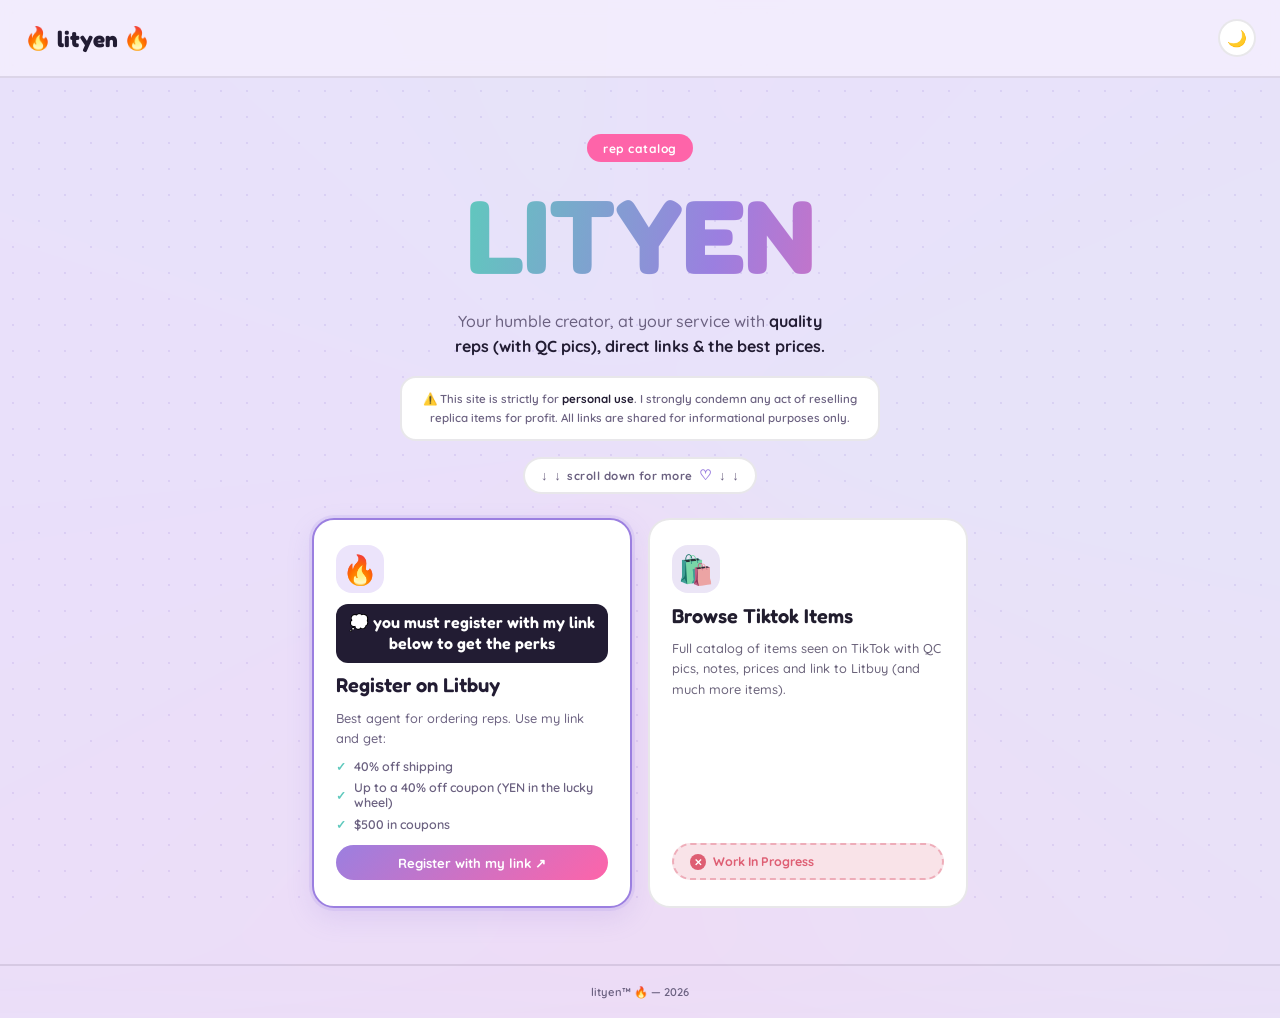
<file: index.html>
<!DOCTYPE html>
<html lang="en">
<head>
 <link rel="apple-touch-icon" sizes="180x180" href="/apple-touch-icon.png">
<link rel="icon" type="image/png" sizes="32x32" href="/favicon-32x32.png">
<link rel="icon" type="image/png" sizes="16x16" href="/favicon-16x16.png">
<link rel="manifest" href="/site.webmanifest">
<meta charset="UTF-8">
<meta name="viewport" content="width=device-width, initial-scale=1.0">
<title>Lityen 🔥 - Main Page</title>
<link rel="preconnect" href="https://fonts.googleapis.com">
<link href="https://fonts.googleapis.com/css2?family=Fredoka:wght@500;600;700&family=Quicksand:wght@400;500;600;700&display=swap" rel="stylesheet">
<style>
  *, *::before, *::after { box-sizing: border-box; margin: 0; padding: 0; }
  :root {
    --bg: #ece4fb; --card: #ffffff; --white: #ffffff;
    --lavender: #b9a3ee; --lavender-dark: #9b7fe0;
    --mint: #8fe0d8; --mint-dark: #5fc9bd;
    --ink: #221c33; --ink-soft: #6b6180;
    --border: rgba(34,28,51,0.10); --border-strong: rgba(34,28,51,0.18);
    --header-bg: rgba(244,238,253,0.85);
    --dot-color: rgba(155,127,224,0.18);
    --catalog-pill: #fe64a9;
    --danger: #ff5470;
    --btn-purple: #9b7fe0;
    --chip: #221c33;
  }
  html[data-theme="dark"] {
    --bg: #1b1530; --card: #241c3d; --white: #d9f2ff;
    --lavender: #b9a3ee; --lavender-dark: #c9b6f6;
    --mint: #27c2b2; --mint-dark: #7fe8dc;
    --ink: hsl(204, 96%, 82%); --ink-soft: #b3a6d1;
    --border: rgba(255,255,255,0.10); --border-strong: rgba(255,255,255,0.18);
    --header-bg: rgba(27,21,48,0.85);
    --dot-color: rgba(185,163,238,0.14);
    --catalog-pill: #fe64a9;
    --danger: #ff5470;
    --btn-purple: #8a6ee6;
    --chip: #14102a;
  }
  body, header, .cta, .warning-box, .pill { transition: background 0.25s ease, color 0.25s ease, border-color 0.25s ease; }

  .theme-toggle {
    display: flex; align-items: center; justify-content: center;
    width: 38px; height: 38px; border-radius: 100px;
    border: 2px solid var(--border); background: var(--card);
    cursor: pointer; font-size: 1rem; transition: transform 0.2s ease, border-color 0.2s;
  }
  .theme-toggle:hover { border-color: var(--lavender-dark); transform: scale(1.08); }
  .theme-toggle:active { transform: scale(0.94); }

  body {
    font-family: 'Quicksand', sans-serif;
    background: var(--bg); color: var(--ink);
    min-height: 100vh; display: flex; flex-direction: column;
    overflow-x: hidden;
  }
  body::before {
    content: ''; position: fixed; inset: 0; z-index: 0; pointer-events: none;
    background-image: radial-gradient(var(--dot-color) 1.5px, transparent 1.5px);
    background-size: 26px 26px;
    animation: driftDots 24s linear infinite;
  }
  @keyframes driftDots { 0% { background-position: 0 0; } 100% { background-position: 260px 260px; } }
  body::after {
    content: '';
    position: fixed; inset: -20%; z-index: 0; pointer-events: none;
    background: conic-gradient(from 0deg, var(--lavender) 0%, var(--mint) 25%, var(--catalog-pill) 50%, var(--lavender) 75%, var(--mint) 100%);
    opacity: 0.06;
    animation: spinGradient 28s linear infinite;
    filter: blur(60px);
  }
  @keyframes spinGradient { to { transform: rotate(360deg); } }

  header {
    position: relative; z-index: 10;
    padding: 1.2rem 1.5rem;
    display: flex; align-items: center; justify-content: space-between;
    border-bottom: 2px solid var(--border);
    background: var(--header-bg); backdrop-filter: blur(10px);
  }
  .logo {
    font-family: 'Fredoka', sans-serif; font-size: 1.4rem; font-weight: 700;
    color: var(--ink); text-decoration: none;
    display: inline-flex; align-items: center; gap: 0.3rem;
  }
  .flame { display: inline-block; animation: wiggleFlame 1.8s ease-in-out infinite; }
  @keyframes wiggleFlame {
    0%, 100% { transform: rotate(0deg) scale(1); }
    25%      { transform: rotate(-10deg) scale(1.08); }
    75%      { transform: rotate(10deg) scale(1.08); }
  }

  .hero {
    flex: 1; display: flex; flex-direction: column;
    align-items: center; justify-content: center;
    text-align: center; padding: 3.5rem 1.5rem;
    position: relative; z-index: 1; gap: 1rem;
  }
  .pill {
    font-family: 'Quicksand', sans-serif;
    font-size: 0.75rem; font-weight: 700; letter-spacing: 0.04em;
    color: var(--white); background: var(--catalog-pill);
    padding: 0.4rem 1rem; border-radius: 100px;
    animation: fadeIn 0.5s ease both;
  }
  @keyframes fadeIn { from { opacity: 0; } to { opacity: 1; } }

  /* unified subtle animated gradient across the whole wordmark */
  .hero-title {
    font-family: 'Fredoka', sans-serif;
    font-size: clamp(3.2rem, 12vw, 6.5rem);
    font-weight: 700; line-height: 1.1;
    background: linear-gradient(100deg, var(--mint-dark), var(--lavender-dark), var(--catalog-pill), var(--mint-dark));
    background-size: 220% auto;
    -webkit-background-clip: text; background-clip: text; -webkit-text-fill-color: transparent;
    animation: titlePop 0.55s ease both, gradientDrift 10s ease-in-out infinite;
  }
  @keyframes titlePop { 0% { opacity: 0; transform: translateY(16px); } 100% { opacity: 1; transform: translateY(0); } }
  @keyframes gradientDrift {
    0%, 100% { background-position: 0% center; }
    50%      { background-position: 100% center; }
  }

  .hero-sub {
    font-size: 1rem; font-weight: 500; color: var(--ink-soft);
    max-width: 380px; line-height: 1.6;
    animation: fadeInUp 0.6s ease 0.1s both;
  }
  @keyframes fadeInUp { from { opacity: 0; transform: translateY(10px); } to { opacity: 1; transform: translateY(0); } }
  .hero-sub strong { color: var(--ink); font-weight: 700; }

  .warning-box {
    font-size: 0.72rem; font-weight: 600; color: var(--ink-soft);
    max-width: 480px; text-align: center; line-height: 1.7;
    padding: 0.7rem 1.1rem; border: 2px solid var(--border);
    border-radius: 16px; background: var(--card);
    animation: fadeInUp 0.6s ease 0.2s both;
  }
  .warning-box strong { color: var(--ink); }

  .scroll-hint {
    display: flex; align-items: center; gap: 0.4rem;
    font-size: 0.72rem; font-weight: 700; letter-spacing: 0.04em;
    color: var(--ink-soft);
    background: var(--card); border: 2px solid var(--border);
    padding: 0.45rem 1rem; border-radius: 100px;
    animation: fadeInDown 0.7s ease 0.3s both;
  }
  @keyframes fadeInDown { from { opacity: 0; transform: translateY(-8px); } to { opacity: 1; transform: translateY(0); } }
  .arrow { font-size: 0.8rem; animation: bounce 1.8s ease-in-out infinite; display: inline-block; }
  .arrow:nth-child(2) { animation-delay: 0.2s; }
  .arrow:nth-last-child(2) { animation-delay: 0.2s; }
  @keyframes bounce { 0%, 100% { transform: translateY(0); opacity: 0.55; } 50% { transform: translateY(2px); opacity: 0.85; } }
  .heart { color: var(--lavender-dark); font-size: 0.9rem; animation: heartbeat 1.6s ease-in-out infinite; display: inline-block; }
  @keyframes heartbeat { 0%, 100% { transform: scale(1); } 50% { transform: scale(1.12); } }

  .cards {
    display: flex; gap: 1rem; margin-top: 0.5rem;
    flex-wrap: wrap; justify-content: center; width: 100%; max-width: 680px;
  }
  .cta {
    flex: 1; min-width: 250px; max-width: 320px;
    background: var(--card);
    border: 2px solid var(--border);
    border-radius: 22px;
    padding: 1.6rem 1.4rem; text-decoration: none; color: inherit;
    display: flex; flex-direction: column; gap: 0.65rem;
    transition: transform 0.2s ease, box-shadow 0.2s ease, border-color 0.2s;
    text-align: left;
    animation: popIn 0.4s ease both;
    position: relative;
  }
  .cards .cta:nth-child(1) { animation-delay: 0.05s; }
  .cards .cta:nth-child(2) { animation-delay: 0.15s; }
  @keyframes popIn { from { opacity: 0; transform: translateY(14px); } to { opacity: 1; transform: translateY(0); } }
  .cta:not(.cta-disabled):hover {
    border-color: var(--lavender-dark);
    transform: translateY(-6px) scale(1.015);
    box-shadow: 0 14px 30px rgba(155,127,224,0.24);
  }
  .cta:not(.cta-disabled):active { transform: translateY(-2px) scale(0.98); }

  .cta-icon {
    font-size: 1.8rem; line-height: 1;
    width: 3rem; height: 3rem; border-radius: 16px;
    display: flex; align-items: center; justify-content: center;
    background: var(--bg);
  }

  .cta-title { font-family: 'Fredoka', sans-serif; font-size: 1.25rem; font-weight: 600; color: var(--ink); }
  .cta-desc { font-size: 0.8rem; color: var(--ink-soft); line-height: 1.6; font-weight: 500; flex: 1; }
  .perks { display: flex; flex-direction: column; gap: 0.4rem; }
  .perk { font-size: 0.78rem; color: var(--ink-soft); font-weight: 600; display: flex; align-items: center; gap: 0.45rem; }
  .perk::before { content: '✓'; color: var(--mint-dark); font-weight: 700; font-size: 0.75rem; flex-shrink: 0; }

  .must-register {
    font-family: 'Fredoka', sans-serif; font-size: 1rem; font-weight: 600;
    color: #fff; background: var(--chip);
    border-radius: 12px; padding: 0.55rem 0.75rem;
    line-height: 1.3; text-align: center;
    animation: gentlePulse 2s ease-in-out infinite;
  }
  @keyframes gentlePulse { 0%, 100% { transform: scale(1); } 50% { transform: scale(1.03); } }

  .cta-btn {
    display: inline-flex; align-items: center; justify-content: center; gap: 0.4rem;
    font-family: 'Quicksand', sans-serif; font-size: 0.82rem; font-weight: 700;
    padding: 0.6rem 1.2rem; border-radius: 100px; margin-top: 0.2rem;
    transition: transform 0.15s cubic-bezier(.34,1.56,.64,1); cursor: pointer;
    position: relative; overflow: hidden;
  }
  .cta-btn:hover { transform: translateY(-3px) scale(1.05); }
  .cta-btn:active { transform: translateY(0) scale(0.94); }
  .cta-btn::after {
    content: ''; position: absolute; inset: 0; border-radius: 100px;
    background: radial-gradient(circle, rgba(255,255,255,0.5) 0%, transparent 70%);
    opacity: 0; transform: scale(0.5);
    transition: opacity 0.4s ease, transform 0.4s ease;
  }
  .cta-btn:active::after { opacity: 1; transform: scale(1.6); transition: none; }
  .cta-btn-lavender {
    background: linear-gradient(135deg, var(--btn-purple), var(--catalog-pill));
    color: #fff;
    animation: btnGlowLavender 2.2s ease-in-out infinite;
  }
  @keyframes btnGlowLavender { 0%, 100% { box-shadow: 0 0 0 0 rgba(155,127,224,0.35); } 50% { box-shadow: 0 0 0 9px rgba(155,127,224,0); } }

  /* featured styling for the register card */
  .cta-featured {
    border-color: var(--btn-purple);
    box-shadow: 0 0 0 3px rgba(155,127,224,0.15), 0 10px 26px rgba(155,127,224,0.18);
  }
  .cta-featured:not(.cta-disabled):hover {
    box-shadow: 0 0 0 3px rgba(155,127,224,0.22), 0 20px 40px rgba(155,127,224,0.32);
  }

  /* WORK IN PROGRESS state for the catalog card */
  .cta-disabled {
    cursor: not-allowed;
    filter: saturate(0.75);
    animation: popIn 0.4s ease both;
  }
  .cta-disabled:hover { transform: none; box-shadow: none; border-color: var(--border); }
  .wip-pill {
    display: inline-flex; align-items: center; gap: 0.4rem;
    font-family: 'Quicksand', sans-serif; font-size: 0.78rem; font-weight: 700;
    padding: 0.55rem 1rem; border-radius: 100px; margin-top: 0.2rem;
    background: #ffe1e8; color: var(--danger);
    border: 2px dashed rgba(255,84,112,0.4);
    animation: wipShake 2.4s ease-in-out infinite;
    cursor: not-allowed;
  }
  html[data-theme="dark"] .wip-pill { background: rgba(255,84,112,0.14); }
  .wip-cross {
    display: inline-flex; align-items: center; justify-content: center;
    width: 16px; height: 16px; border-radius: 50%;
    background: var(--danger); color: #fff;
    font-size: 0.6rem; font-weight: 900; flex-shrink: 0;
  }
  @keyframes wipShake {
    0%, 92%, 100% { transform: rotate(0deg); }
    93% { transform: rotate(-3deg); }
    95% { transform: rotate(3deg); }
    97% { transform: rotate(-2deg); }
    99% { transform: rotate(2deg); }
  }

  footer {
    position: relative; z-index: 1; text-align: center;
    padding: 1.2rem; font-size: 0.7rem; font-weight: 600; color: var(--ink-soft);
    border-top: 2px solid var(--border);
  }
  @media (max-width: 500px) {
    .hero { padding: 2.5rem 1rem; }
    .cta { min-width: 100%; max-width: 100%; }
  }

  @media (prefers-reduced-motion: reduce) {
    *, *::before, *::after { animation-duration: 0.001ms !important; animation-iteration-count: 1 !important; }
  }
</style>
</head>
<body>

<header>
  <a href="index.html" class="logo"><span class="flame">🔥</span> lityen <span class="flame">🔥</span></a>
  <button class="theme-toggle" id="themeToggle" aria-label="Toggle dark mode">🌙</button>
</header>

<section class="hero">
  <div class="pill">rep catalog</div>
  <div class="hero-title">LITYEN</div>
  <p class="hero-sub">Your humble creator, at your service with <strong>quality reps (with QC pics), direct links & the best prices.</strong></p>

  <p class="warning-box">
    ⚠️ This site is strictly for <strong>personal use</strong>. I strongly condemn any act of reselling replica items for profit. All links are shared for informational purposes only.
  </p>

  <div class="scroll-hint">
    <span class="arrow">↓</span>
    <span class="arrow">↓</span>
    scroll down for more
    <span class="heart">♡</span>
    <span class="arrow">↓</span>
    <span class="arrow">↓</span>
  </div>

  <div class="cards">
    <a href="https://litbuy.com/register?inviteCode=YEN" target="_blank" rel="noopener" class="cta cta-featured">
      <div class="cta-icon"><span class="flame">🔥</span></div>
      <div class="must-register">💭 you must register with my link below to get the perks</div>
      <div class="cta-title">Register on Litbuy</div>
      <div class="cta-desc">Best agent for ordering reps. Use my link and get:</div>
      <div class="perks">
        <span class="perk">40% off shipping</span>
        <span class="perk">Up to a 40% off coupon (YEN in the lucky wheel)</span>
        <span class="perk">$500 in coupons</span>
      </div>
      <span class="cta-btn cta-btn-lavender">Register with my link ↗</span>
    </a>

    <div class="cta cta-disabled" aria-disabled="true">
      <div class="cta-icon">🛍️</div>
      <div class="cta-title">Browse Tiktok Items</div>
      <div class="cta-desc">Full catalog of items seen on TikTok with QC pics, notes, prices and link to Litbuy (and much more items).</div>
      <span class="wip-pill"><span class="wip-cross">✕</span> Work In Progress</span>
    </div>
  </div>
</section>

<footer>lityen™ <span class="flame">🔥</span> — 2026</footer>

<script>
(function() {
  const saved = localStorage.getItem('lityen-theme');
  const prefersDark = window.matchMedia('(prefers-color-scheme: dark)').matches;
  const theme = saved || (prefersDark ? 'dark' : 'light');
  document.documentElement.setAttribute('data-theme', theme);
  const btn = document.getElementById('themeToggle');
  btn.textContent = theme === 'dark' ? '☀️' : '🌙';
  btn.addEventListener('click', () => {
    const current = document.documentElement.getAttribute('data-theme');
    const next = current === 'dark' ? 'light' : 'dark';
    document.documentElement.setAttribute('data-theme', next);
    localStorage.setItem('lityen-theme', next);
    btn.textContent = next === 'dark' ? '☀️' : '🌙';
  });
})();
</script>
</body>
</html>
</file>
